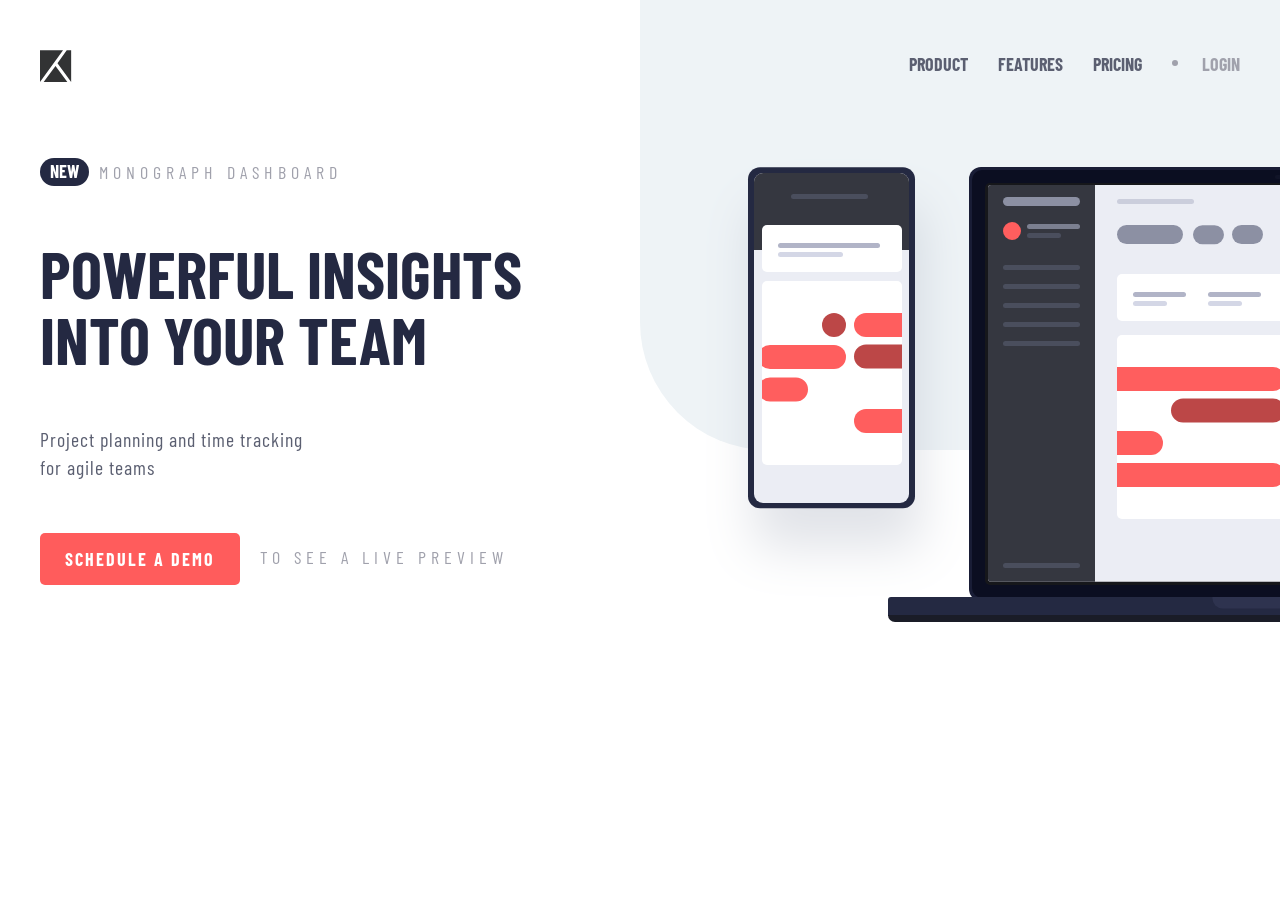
<file: index.html>
<!DOCTYPE html>
<html lang="en">
  <head>
    <meta charset="UTF-8" />
    <!-- added custom colour theme for mobile view browser bar -->
    <meta name="theme-color" content="#ff5e5e">
    <meta name="msapplication-navbutton-color" content="#ff5e5e">
    <meta name="apple-mobile-web-app-status-bar-style" content="#ff5e5e">
    <!-- displays site properly based on user's device -->
    <meta name="viewport" content="width=device-width, initial-scale=1.0" />
    <!-- site favicon here -->
    <link rel="icon" type="image/png" sizes="32x32" href="./images/favicon-32x32.png" />
    <title>Monograph Dashboard</title>
    <link rel="stylesheet" href="style.css" />
  </head>
  <body>

    <!-- navigation bar -->
    <div class="navigation-bar">
      <div class="page-center navigation-inner">
        <!-- logo -->
        <div class="site-logo">
          <img src="images/logo.svg" alt="Monograph Dashboard" />
        </div>

        <!-- navigation elements -->
        <div class="navigation-right">
          <ul class="navigation-menu">
            <li class="navigation-menu-item">
              <a href="#">Product</a>
            </li>
            <li class="navigation-menu-item">
              <a href="#">Features</a>
            </li>
            <li class="navigation-menu-item">
              <a href="#">Pricing</a>
            </li>
            <li class="navigation-menu-item navigation-dot">
              
            </li>
            <li class="navigation-menu-item login-link">
              <a href="#">Login</a>
            </li>
          </ul>
          <!-- mobile menu -->
          <div class="navigation-mobile-menu-icon">
            <img src="images/icon-hamburger.svg" alt="Menu Button" />
          </div>
        </div>
      </div>
    </div>

    <!-- site main content -->
    <section class="site-main-content">
      <div class="page-center site-content-box">
        <div class="site-content content-left">
          <!-- top -->
          <div class="content-top cc">
            <div class="site-tag">New</div>
            <div class="site-sub-tag">Monograph Dashboard</div>
          </div>
  
          <!-- site main title -->
          <h1 class="site-h1">
            Powerful insights <br/> 
            into your team
          </h1>
  
          <!-- site slogan -->
          <div class="site-slogan">
            Project planning and time tracking <br>
            for agile teams
          </div>
  
          <!-- site action -->
          <div class="site-action-box cc">
            <a class="schedule-btn" href="#">Schedule a demo</a>
            <div class="site-sub-tag unique-line-height"> to see a live preview</div>
          </div>
        </div>
        
        <!-- illustration -->
        <div class="site-content content-right">
          <img src="images/illustration-devices.svg" alt="Monograph illustration" />
        </div>
      </div>
    </section>

    <script src="site-logic.js"></script>
  </body>
</html>
</file>
<file: style.css>
@import url('https://fonts.googleapis.com/css2?family=Barlow+Condensed:wght@400;700&display=swap');

/* .attribution {
  font-size: 11px;
  text-align: center;
}
.attribution a {
  color: hsl(228, 45%, 44%);
} */

:root{
  --page-red: hsl(0, 100%, 68%);
  --very-dark-blue: hsl(230, 29%, 20%);
  --dark-grayish-blue: hsl(230, 11%, 40%);
  --grayish-blue: hsl(231, 7%, 65%);
  --light-grayish-blue: hsl(207, 33%, 95%);
}

/* side by side */
.cc{
  display: flex;
}


body, html {
  width: 100vw;
  height: 100vh;
  margin: 0;
  padding: 0;
  position: relative;
  overflow-x: hidden;
  font-size: 18px;
}

body::after{
  content: '';
  width: 50vw;
  height: 50vh;
  background: var(--light-grayish-blue);
  position: absolute;
  top: 0;
  right: 0;
  z-index: -1;
  border-radius: 0 0 0 10vw;
}

/* applied default font to all elements */
* {
  font-family: 'Barlow Condensed', sans-serif;
}

/* page center */
.page-center{
  max-width: 1440px;
  margin: auto;
  padding: 0 40px;
}

/* navigation bar */
.navigation-bar{
  padding: 50px 0;
}

.navigation-inner{
  display: flex;
  justify-content: space-between;
}

/* logo */
.site-logo{

}

.navigation-right, .navigation-menu{
  display: flex;
  position: relative;
}


.navigation-menu{
  list-style: none;
 transform: translateY(-15px);
 -webkit-transform: translateY(-15px);
}

.navigation-menu li {
  margin: 0 15px;
  text-transform: uppercase;
  font-weight: 700;
}
.navigation-menu li:last-child{
  margin-right: 0;
}

.navigation-menu li a{
  color: var(--dark-grayish-blue);
  text-decoration: none;
}

.login-link a {
  color: var(--grayish-blue) !important;
}

.navigation-menu li a:hover{
  text-decoration: underline;
}

.navigation-dot{
  position: relative;
}

.navigation-dot::after{
  content: '';
  width: 6px;
  height: 6px;
  background: var(--grayish-blue);
  position: absolute;
  top: 30%;
  left: 48%;
  border-radius: 50%;
}

.navigation-mobile-menu-icon{
  transform: translateY(3px);
  display: none;
}

/* site content */
.site-main-content{
  /* height: 80vh;
  display:
 grid;
  place-items: center; */
}

.site-content-box{
  display: flex;
}

.site-content {
  width: 50%;
  flex: 1;
}

.content-right img {
  transform: translateX(5vw);
  -webkit-transform: translateX(5vw);
}



/* content left */
.content-left{
   flex-shrink: 0;
}

.site-tag, 
.site-sub-tag,
.site-h1,
.schedule-btn {
  text-transform: uppercase;
  padding: 3px 10px;
}

.site-tag{
  font-weight: 700;
  background: var(--very-dark-blue);
  color: #fff;
  border-radius: 20px;
  padding-top: 2px;
}

.site-sub-tag {
  color: var(--grayish-blue);
  letter-spacing: 5px;
}

.site-h1{
  padding: 0;
  font-weight: 700;
  font-size: 5.124vw;
  line-height: 1em;
  color: var(--very-dark-blue);
}

.site-slogan {
  margin-bottom: 4vw;
  line-height: 1.4;
  letter-spacing: 1px;
  font-size: 1.1em;
  color: var(--dark-grayish-blue);
}

.schedule-btn {
  padding: 15px 25px;
  background: var(--page-red);
  color: #fff;
  text-decoration: none;
  letter-spacing: 2px;
  margin-right: 10px;
  border-radius: 5px;
  font-weight: 700;
  transition: 300ms ease;
  -webkit-transition: 300ms ease;
}

.schedule-btn:hover {
  opacity: 0.8;
  padding: 15px 30px;
}

.unique-line-height {
  transform: translateY(10px);
  -webkit-transform: translateY(10px);
}

/* responsive styles */
@media screen and (max-width: 1028px) {
  .site-action-box .site-sub-tag {
    letter-spacing: 3px;
  }
}

@media screen and (max-width: 999px) {
  body::after {
      height: 61.5vh;
  }
  
  .site-h1{
    font-size: 3rem;
  }
  
  .site-content-box {
    flex-direction: column;

  }
  
  .site-content{
    width: 100%;
  }

  .content-left {
    order: 2;
  }
  
  .content-right {
    order: 1;
  }


  .content-right img {
    height: 90% !important;
    object-fit: cover;
    transform: translateX(0);
    -webkit-transform: translateX(0);
    position: relative;
    left: -40px;
  }
}


@media screen and (max-width: 769px) {
  .navigation-menu {
    display: none;
    width: 75vw;
    max-width: 400px;
    background: #fff;
    text-align: center;
    position: absolute;
    top: 10vh;
    right: 10px;
    z-index: 3;
    flex-direction: column;
    padding-left: 0;
    padding: 12px 10px;
    box-shadow: 0px 5px 32px -4px rgba(0, 0, 0, 0.4);
  }

  .navigation-menu li {
    margin: 15px 10px;
  }

  .navigation-menu.show-menu {
    display: block;
  }

  .navigation-dot{
    height: 10px;
  }

  .navigation-dot::after{
    content: '';
    width: 100%;
    height: 1px;
    background: var(--grayish-blue);
    position: absolute;
    top: 30%;
    left: 0;
    opacity: 0.3;
  }

  .navigation-mobile-menu-icon {
    display: block;
  }
}


@media screen and (max-width: 720px) {
  .page-center{
    padding: 0 25px;
  }

  .content-right {
    margin-bottom: 90px;
  }

  .content-right img {
    height: 63vw !important;
    left: -1.9rem;
  }

  .content-left {
    margin-bottom: 40px;
  }
}

@media screen and (max-width: 480px) {
  .site-h1{
    font-size: 2.2rem;
  }

  .content-right img {
    left: -1.2rem;
  }

  .content-top .site-sub-tag{
    padding: 2px 7px;
  }

  .schedule-btn,
  .site-action-box .site-sub-tag {
    letter-spacing: 1px;
    font-size: 16px;
    white-space: nowrap;
  }

  .schedule-btn {
    padding: 15px 20px;
    margin-right: 0;
  }
}
</file>
